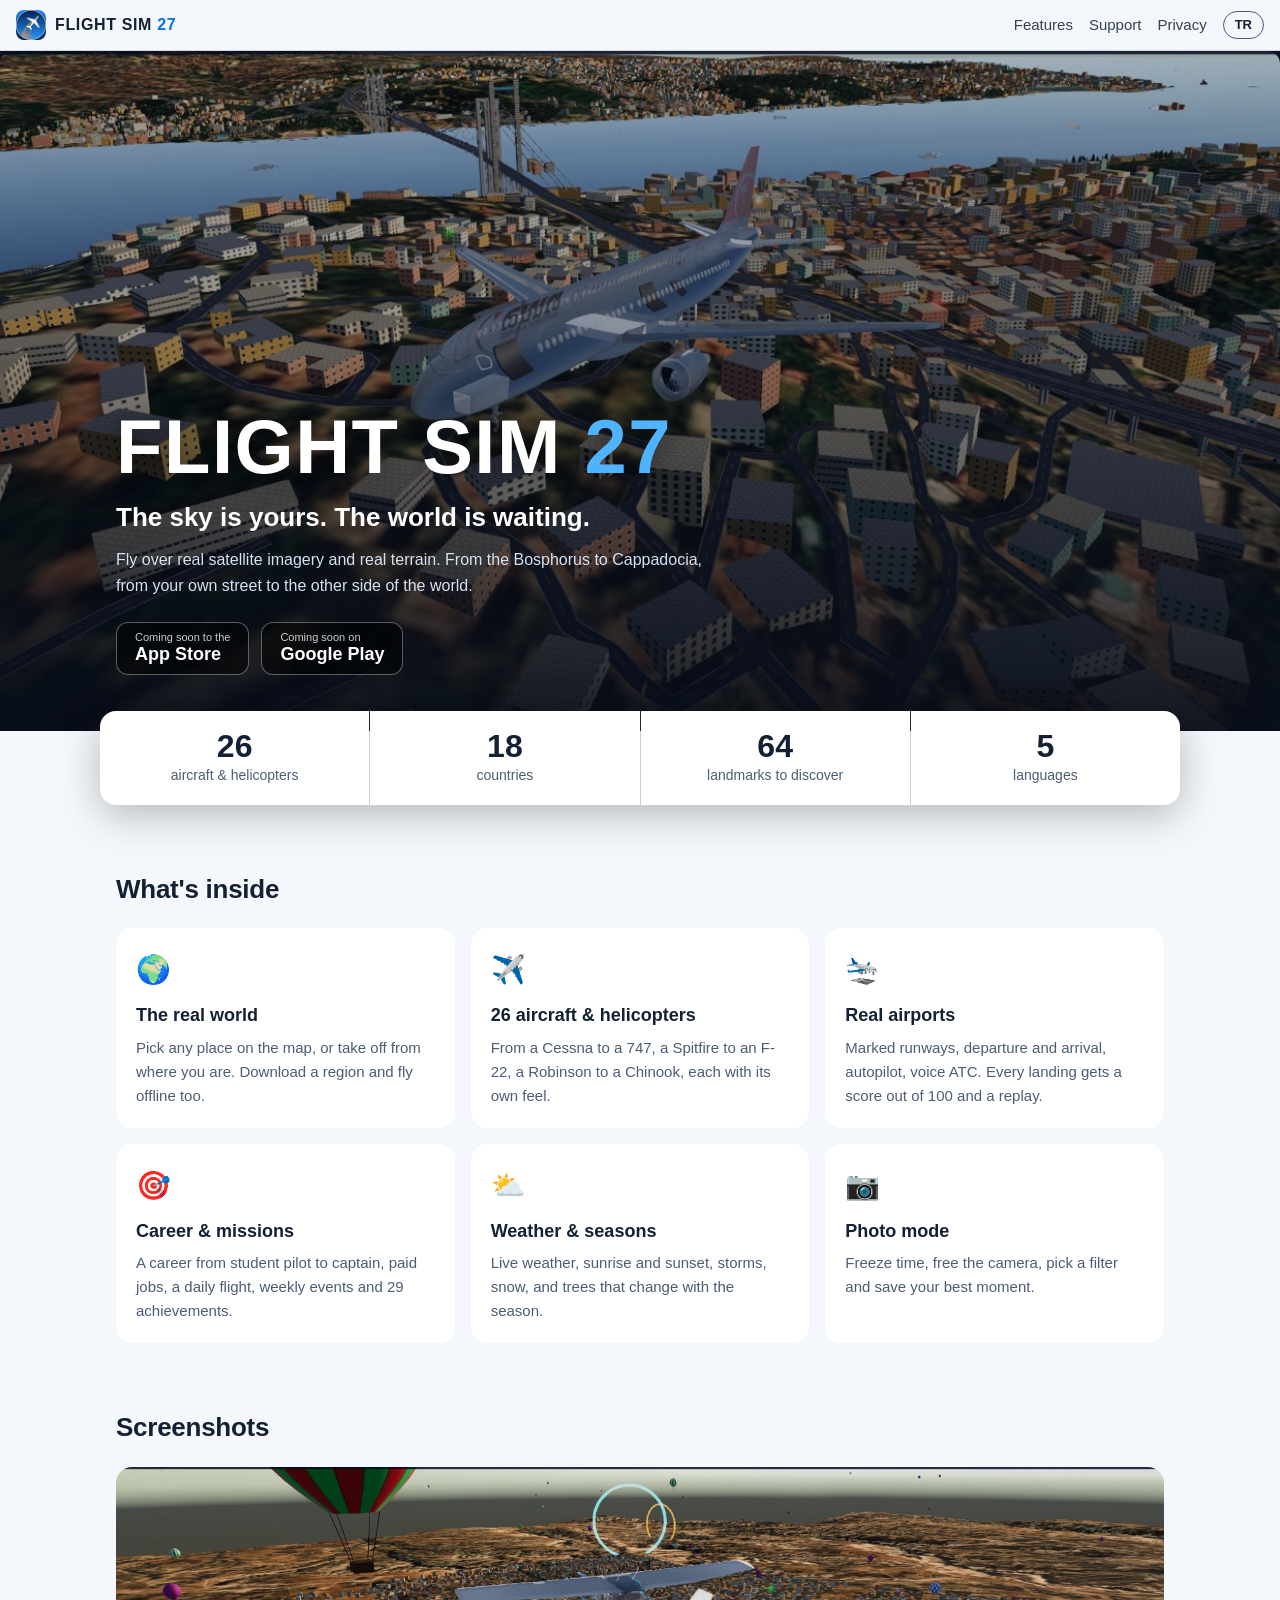
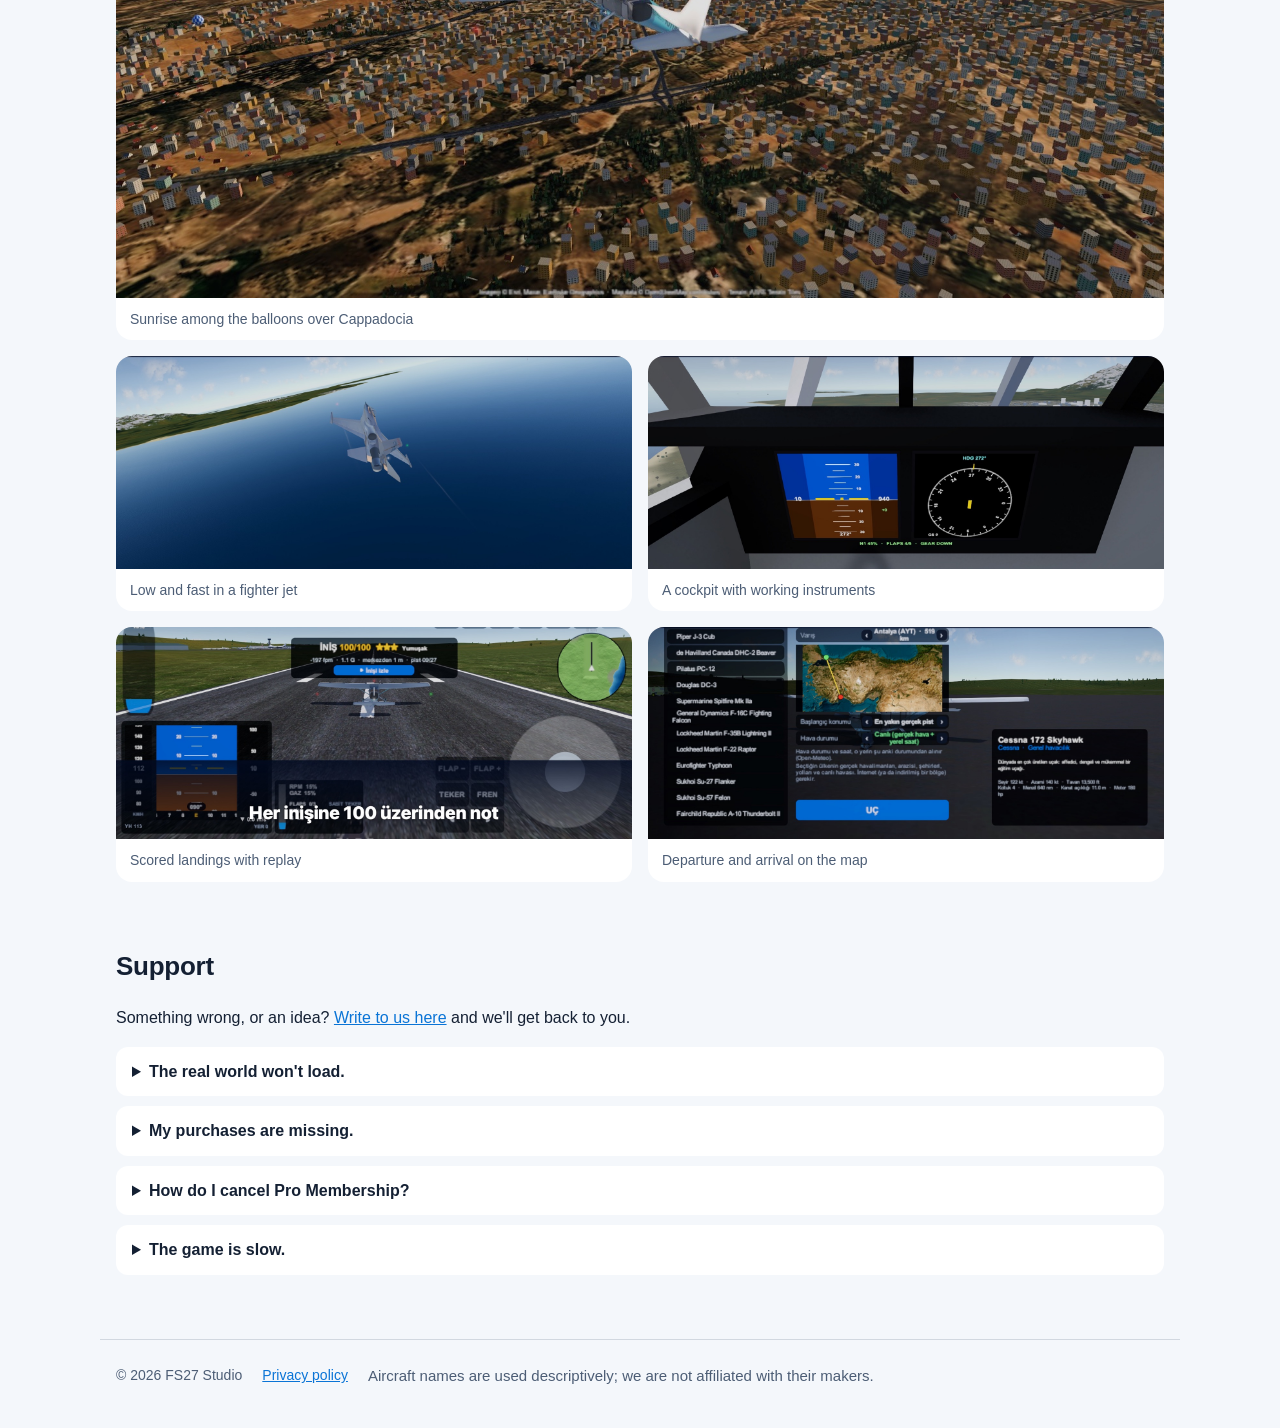
<file: index.html>
<!doctype html>
<html lang="tr" data-lang="tr">
<head>
<meta charset="utf-8">
<meta name="viewport" content="width=device-width, initial-scale=1">
<title>Flight Sim 27 — Uçuş Simülatörü · Flight Simulator</title>
<meta name="description" content="Flight Sim 27: gerçek dünyanın üzerinde uçtuğun uçuş simülatörü. İstanbul, Boğaz, Kapadokya ve dünyanın her yeri; 26 uçak ve helikopter, gerçek havalimanları, kariyer ve görevler. iPhone, iPad ve Android.">
<meta name="keywords" content="Flight Sim 27, flight sim 27, uçuş simülatörü, uçak oyunu, flight simulator, Türkiye, İstanbul, iPhone, iPad, Android">
<link rel="canonical" href="https://denizclaude.github.io/flight-sim-27-site/">
<meta property="og:type" content="website">
<meta property="og:title" content="Flight Sim 27 — Uçuş Simülatörü">
<meta property="og:description" content="Gökyüzü senin. Dünya seni bekliyor. Gerçek dünyanın üzerinde uç: 26 uçak ve helikopter, gerçek havalimanları.">
<meta property="og:image" content="https://denizclaude.github.io/flight-sim-27-site/img/bosphorus.jpg">
<meta property="og:url" content="https://denizclaude.github.io/flight-sim-27-site/">
<meta name="twitter:card" content="summary_large_image">
<link rel="icon" href="icon.png">
<link rel="apple-touch-icon" href="icon.png">
<script type="application/ld+json">
{"@context":"https://schema.org","@type":"VideoGame","name":"Flight Sim 27","alternateName":"FlightSim27","genre":"Flight simulator","gamePlatform":["iOS","iPadOS","Android","macOS"],"applicationCategory":"GameApplication","operatingSystem":"iOS, Android","author":{"@type":"Organization","name":"FS27 Studio"},"publisher":{"@type":"Organization","name":"FS27 Studio"},"image":"https://denizclaude.github.io/flight-sim-27-site/img/bosphorus.jpg","screenshot":["https://denizclaude.github.io/flight-sim-27-site/img/bosphorus.jpg","https://denizclaude.github.io/flight-sim-27-site/img/balloons.jpg","https://denizclaude.github.io/flight-sim-27-site/img/cockpit.jpg"],"url":"https://denizclaude.github.io/flight-sim-27-site/","description":"Gerçek dünyanın üzerinde uçtuğun uçuş simülatörü: 26 uçak ve helikopter, gerçek havalimanları, kariyer ve görevler.","inLanguage":["tr","en","de","es","fr"]}
</script>
<script>
  (function () {
    var l = "tr";
    try { l = localStorage.getItem("fs27lang") || ""; } catch (e) { l = ""; }
    if (!l) l = (navigator.language || "tr").toLowerCase().indexOf("tr") === 0 ? "tr" : "en";
    document.documentElement.setAttribute("data-lang", l);
    document.documentElement.lang = l;
  })();
</script>
<link rel="stylesheet" href="style.css">
</head>
<body class="home">

<div class="topbar">
  <a class="brand" href="index.html"><img src="icon.png" alt=""><span>FLIGHT SIM <b>27</b></span></a>
  <div class="links">
    <a href="#ozellikler"><span class="tr">Özellikler</span><span class="en">Features</span></a>
    <a href="#destek"><span class="tr">Destek</span><span class="en">Support</span></a>
    <a href="privacy.html"><span class="tr">Gizlilik</span><span class="en">Privacy</span></a>
    <button class="langbtn" type="button" aria-label="Dil / Language"><span class="tr">EN</span><span class="en">TR</span></button>
  </div>
</div>

<header class="hero">
  <img class="hero-bg" src="img/bosphorus.jpg" alt="">
  <div class="hero-in">
    <h1>FLIGHT SIM <b>27</b></h1>
    <p class="tag"><span class="tr">Gökyüzü senin. Dünya seni bekliyor.</span><span class="en">The sky is yours. The world is waiting.</span></p>
    <p class="lead"><span class="tr">Gerçek uydu görüntüsü ve gerçek arazi üzerinde uç. İstanbul Boğazı'ndan Kapadokya'ya, evinin üstünden dünyanın öbür ucuna.</span><span class="en">Fly over real satellite imagery and real terrain. From the Bosphorus to Cappadocia, from your own street to the other side of the world.</span></p>
    <div class="badges">
      <span class="badge"><small><span class="tr">Yakında</span><span class="en">Coming soon to the</span></small>App Store</span>
      <span class="badge"><small><span class="tr">Yakında</span><span class="en">Coming soon on</span></small>Google Play</span>
    </div>
  </div>
</header>

<section class="stats">
  <div><b>26</b><span class="tr">uçak ve helikopter</span><span class="en">aircraft &amp; helicopters</span></div>
  <div><b>18</b><span class="tr">ülke</span><span class="en">countries</span></div>
  <div><b>64</b><span class="tr">keşif noktası</span><span class="en">landmarks to discover</span></div>
  <div><b>5</b><span class="tr">dil</span><span class="en">languages</span></div>
</section>

<section id="ozellikler" class="wrap">
  <h2><span class="tr">Neler var?</span><span class="en">What's inside</span></h2>
  <div class="grid">
    <article><div class="ic">🌍</div><h3><span class="tr">Gerçek dünya</span><span class="en">The real world</span></h3>
      <p><span class="tr">Haritadan istediğin yeri seç ya da bulunduğun yerden kalk. Bir bölgeyi indirip internetsiz de uçabilirsin.</span><span class="en">Pick any place on the map, or take off from where you are. Download a region and fly offline too.</span></p></article>
    <article><div class="ic">✈️</div><h3><span class="tr">26 uçak ve helikopter</span><span class="en">26 aircraft &amp; helicopters</span></h3>
      <p><span class="tr">Cessna'dan 747'ye, Spitfire'dan F-22'ye, Robinson'dan Chinook'a; her biri kendi uçuş hissiyle.</span><span class="en">From a Cessna to a 747, a Spitfire to an F-22, a Robinson to a Chinook, each with its own feel.</span></p></article>
    <article><div class="ic">🛬</div><h3><span class="tr">Gerçek havalimanları</span><span class="en">Real airports</span></h3>
      <p><span class="tr">İşaretli pistler, kalkış ve varış seçimi, otopilot, sesli ATC. Her inişe 100 üzerinden puan ve tekrar izleme.</span><span class="en">Marked runways, departure and arrival, autopilot, voice ATC. Every landing gets a score out of 100 and a replay.</span></p></article>
    <article><div class="ic">🎯</div><h3><span class="tr">Kariyer ve görevler</span><span class="en">Career &amp; missions</span></h3>
      <p><span class="tr">Öğrenci pilottan kaptana kariyer, kredi kazandıran işler, günün uçuşu, haftalık etkinlikler ve 29 başarım.</span><span class="en">A career from student pilot to captain, paid jobs, a daily flight, weekly events and 29 achievements.</span></p></article>
    <article><div class="ic">⛅</div><h3><span class="tr">Hava ve mevsimler</span><span class="en">Weather &amp; seasons</span></h3>
      <p><span class="tr">Canlı hava, gün doğumu ve batımı, fırtına, kar; mevsime göre değişen ağaçlar.</span><span class="en">Live weather, sunrise and sunset, storms, snow, and trees that change with the season.</span></p></article>
    <article><div class="ic">📷</div><h3><span class="tr">Fotoğraf modu</span><span class="en">Photo mode</span></h3>
      <p><span class="tr">Zamanı durdur, kamerayı serbest bırak, filtre seç; en güzel anını kaydet.</span><span class="en">Freeze time, free the camera, pick a filter and save your best moment.</span></p></article>
  </div>
</section>

<section class="wrap gallery">
  <h2><span class="tr">Oyundan kareler</span><span class="en">Screenshots</span></h2>
  <div class="shots">
    <figure class="wide"><img src="img/balloons.jpg" alt="" loading="lazy"><figcaption><span class="tr">Kapadokya'da balonların arasında gün doğumu</span><span class="en">Sunrise among the balloons over Cappadocia</span></figcaption></figure>
    <figure><img src="img/fighter.jpg" alt="" loading="lazy"><figcaption><span class="tr">Savaş jetiyle alçak ve hızlı</span><span class="en">Low and fast in a fighter jet</span></figcaption></figure>
    <figure><img src="img/cockpit.jpg" alt="" loading="lazy"><figcaption><span class="tr">Çalışan göstergeleriyle kokpit</span><span class="en">A cockpit with working instruments</span></figcaption></figure>
    <figure><img src="img/landing.jpg" alt="" loading="lazy"><figcaption><span class="tr">Puanlı iniş ve tekrar</span><span class="en">Scored landings with replay</span></figcaption></figure>
    <figure><img src="img/route.jpg" alt="" loading="lazy"><figcaption><span class="tr">Haritada kalkış ve varış rotası</span><span class="en">Departure and arrival on the map</span></figcaption></figure>
  </div>
</section>

<section id="destek" class="wrap">
  <h2><span class="tr">Destek</span><span class="en">Support</span></h2>
  <p class="tr">Bir sorun mu var, bir fikrin mi? <a href="https://github.com/denizclaude/flight-sim-27-site/issues">Bize buradan yaz</a>, en kısa sürede dönelim.</p>
  <p class="en">Something wrong, or an idea? <a href="https://github.com/denizclaude/flight-sim-27-site/issues">Write to us here</a> and we'll get back to you.</p>
  <div class="faq">
    <details><summary><span class="tr">Gerçek dünya yüklenmiyor.</span><span class="en">The real world won't load.</span></summary>
      <p class="tr">Gerçek dünya için internet gerekir. Bağlantın yavaşsa "Tekrar dene"ye bas ya da internetsiz çalışan Elara Adaları'nda uç. Bir bölgeyi önceden indirmek için: Gerçek Dünya → yer seç → Bu bölgeyi indir.</p>
      <p class="en">The real world needs internet. On a slow connection press "Try again", or fly the Elara Islands, which work offline. To download a region beforehand: Real World → pick a place → Download this region.</p></details>
    <details><summary><span class="tr">Satın aldıklarım görünmüyor.</span><span class="en">My purchases are missing.</span></summary>
      <p class="tr">Mağaza → Satın alımları geri yükle.</p>
      <p class="en">Shop → Restore purchases.</p></details>
    <details><summary><span class="tr">Pro Üyeliği nasıl iptal ederim?</span><span class="en">How do I cancel Pro Membership?</span></summary>
      <p class="tr">iPhone/iPad'de Ayarlar → adın → Abonelikler; Android'de Google Play → Ödemeler ve abonelikler. Üyelik, ödenen dönemin sonuna kadar sürer.</p>
      <p class="en">On iPhone/iPad: Settings → your name → Subscriptions; on Android: Google Play → Payments &amp; subscriptions. It stays active until the end of the paid period.</p></details>
    <details><summary><span class="tr">Oyun yavaş.</span><span class="en">The game is slow.</span></summary>
      <p class="tr">Ayarlar → Grafik kalitesini bir kademe düşür ya da Pil tasarrufunu aç.</p>
      <p class="en">Settings → lower the graphics quality one step, or turn on Battery saver.</p></details>
  </div>
</section>

<footer class="foot">
  <span>© 2026 FS27 Studio</span>
  <a href="privacy.html"><span class="tr">Gizlilik politikası</span><span class="en">Privacy policy</span></a>
  <span class="dim"><span class="tr">Uçak adları yalnızca tanıtım içindir; üreticilerle bağlantımız yoktur.</span><span class="en">Aircraft names are used descriptively; we are not affiliated with their makers.</span></span>
</footer>

<script>
  document.querySelector(".langbtn").addEventListener("click", function () {
    var l = document.documentElement.getAttribute("data-lang") === "tr" ? "en" : "tr";
    document.documentElement.setAttribute("data-lang", l);
    document.documentElement.lang = l;
    try { localStorage.setItem("fs27lang", l); } catch (e) {}
  });
</script>
</body>
</html>
</file>
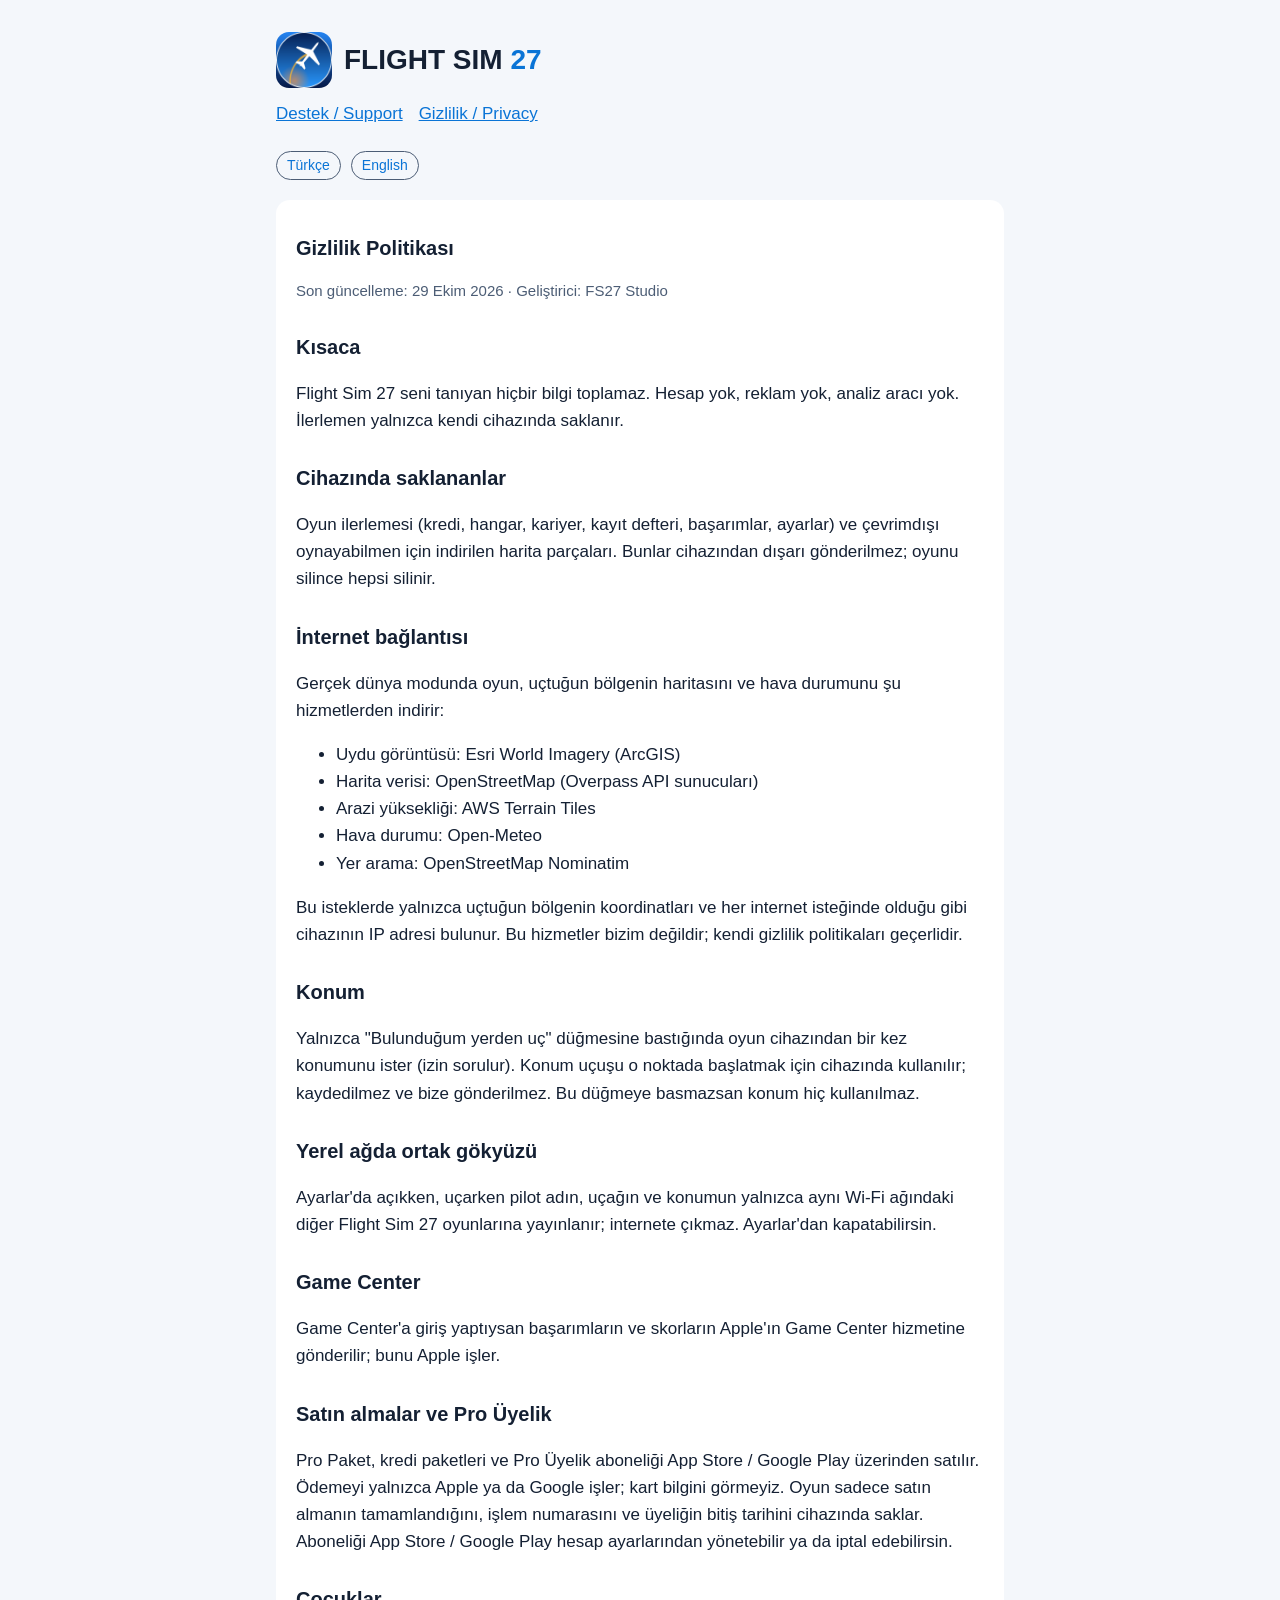
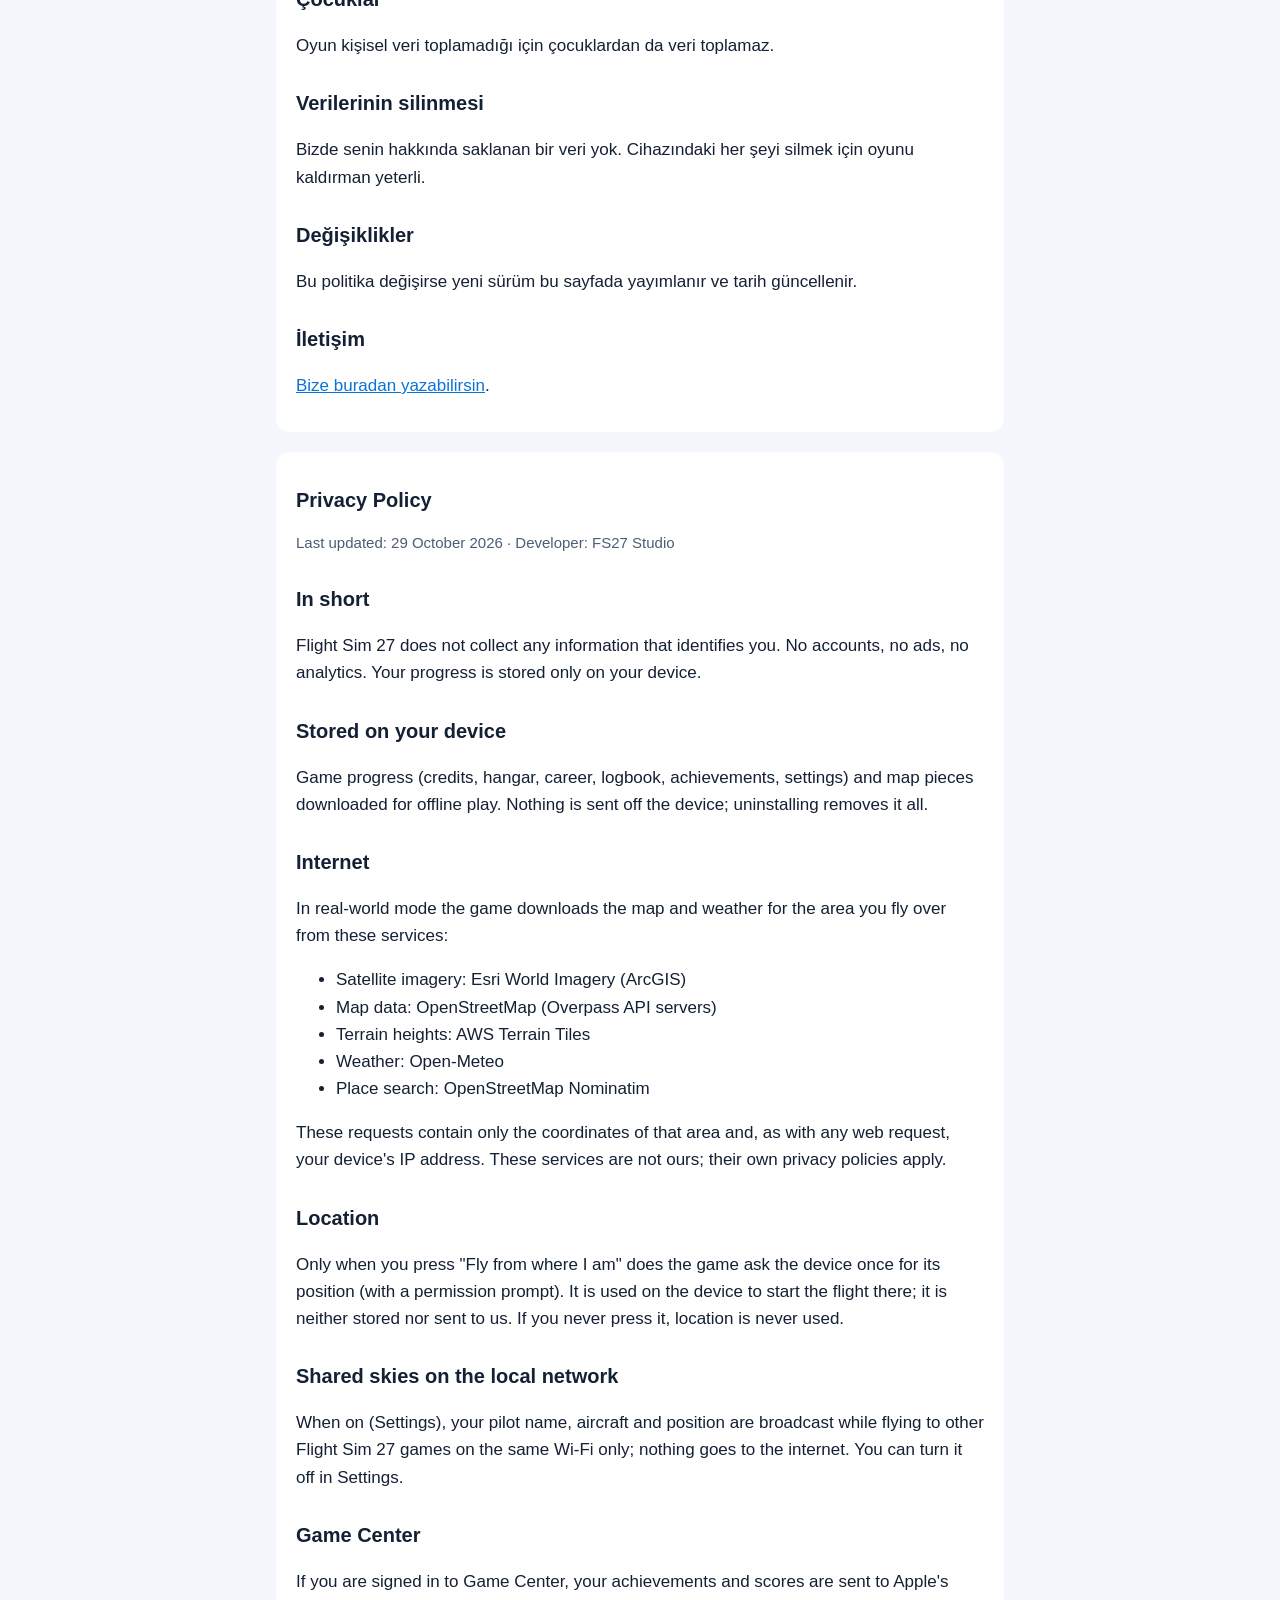
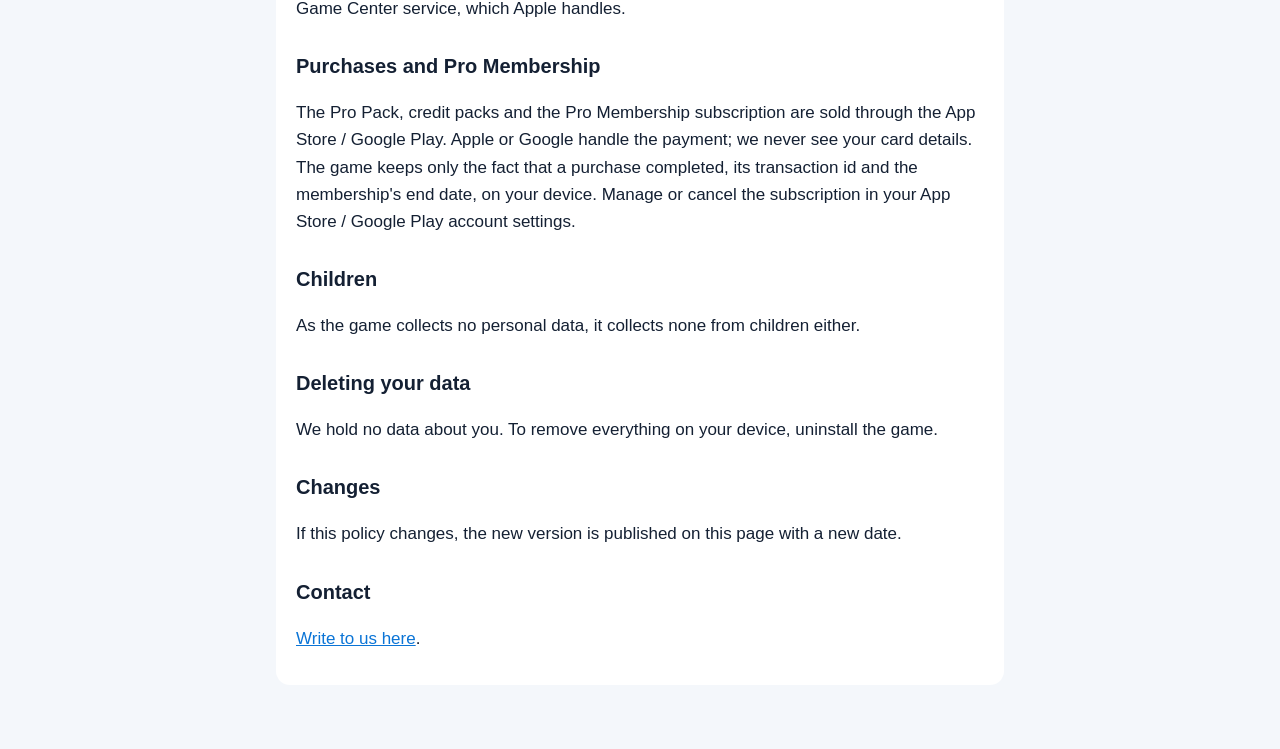
<file: privacy.html>
<!doctype html>
<html lang="tr">
<head>
<meta charset="utf-8">
<meta name="viewport" content="width=device-width, initial-scale=1">
<title>Flight Sim 27 — Gizlilik Politikası / Privacy Policy</title>
<meta name="description" content="Flight Sim 27 gizlilik politikası: kişisel veri toplanmaz, hesap, reklam ve analiz yok. Privacy policy of Flight Sim 27.">
<link rel="canonical" href="https://denizclaude.github.io/flight-sim-27-site/privacy.html">
<link rel="icon" href="icon.png">
<link rel="stylesheet" href="style.css">
</head>
<body>
<main>
<header><img src="icon.png" alt=""><h1>FLIGHT SIM <span>27</span></h1></header>
<nav><a href="index.html">Destek / Support</a><a href="privacy.html">Gizlilik / Privacy</a></nav>
<div class="lang"><a href="#tr">Türkçe</a><a href="#en">English</a></div>

<section id="tr" class="card">
<h2>Gizlilik Politikası</h2>
<p class="dim">Son güncelleme: 29 Ekim 2026 · Geliştirici: FS27 Studio</p>

<h2>Kısaca</h2>
<p>Flight Sim 27 seni tanıyan hiçbir bilgi toplamaz. Hesap yok, reklam yok, analiz aracı yok. İlerlemen yalnızca kendi cihazında saklanır.</p>

<h2>Cihazında saklananlar</h2>
<p>Oyun ilerlemesi (kredi, hangar, kariyer, kayıt defteri, başarımlar, ayarlar) ve çevrimdışı oynayabilmen için indirilen harita parçaları. Bunlar cihazından dışarı gönderilmez; oyunu silince hepsi silinir.</p>

<h2>İnternet bağlantısı</h2>
<p>Gerçek dünya modunda oyun, uçtuğun bölgenin haritasını ve hava durumunu şu hizmetlerden indirir:</p>
<ul>
<li>Uydu görüntüsü: Esri World Imagery (ArcGIS)</li>
<li>Harita verisi: OpenStreetMap (Overpass API sunucuları)</li>
<li>Arazi yüksekliği: AWS Terrain Tiles</li>
<li>Hava durumu: Open-Meteo</li>
<li>Yer arama: OpenStreetMap Nominatim</li>
</ul>
<p>Bu isteklerde yalnızca uçtuğun bölgenin koordinatları ve her internet isteğinde olduğu gibi cihazının IP adresi bulunur. Bu hizmetler bizim değildir; kendi gizlilik politikaları geçerlidir.</p>

<h2>Konum</h2>
<p>Yalnızca "Bulunduğum yerden uç" düğmesine bastığında oyun cihazından bir kez konumunu ister (izin sorulur). Konum uçuşu o noktada başlatmak için cihazında kullanılır; kaydedilmez ve bize gönderilmez. Bu düğmeye basmazsan konum hiç kullanılmaz.</p>

<h2>Yerel ağda ortak gökyüzü</h2>
<p>Ayarlar'da açıkken, uçarken pilot adın, uçağın ve konumun yalnızca aynı Wi-Fi ağındaki diğer Flight Sim 27 oyunlarına yayınlanır; internete çıkmaz. Ayarlar'dan kapatabilirsin.</p>

<h2>Game Center</h2>
<p>Game Center'a giriş yaptıysan başarımların ve skorların Apple'ın Game Center hizmetine gönderilir; bunu Apple işler.</p>

<h2>Satın almalar ve Pro Üyelik</h2>
<p>Pro Paket, kredi paketleri ve Pro Üyelik aboneliği App Store / Google Play üzerinden satılır. Ödemeyi yalnızca Apple ya da Google işler; kart bilgini görmeyiz. Oyun sadece satın almanın tamamlandığını, işlem numarasını ve üyeliğin bitiş tarihini cihazında saklar. Aboneliği App Store / Google Play hesap ayarlarından yönetebilir ya da iptal edebilirsin.</p>

<h2>Çocuklar</h2>
<p>Oyun kişisel veri toplamadığı için çocuklardan da veri toplamaz.</p>

<h2>Verilerinin silinmesi</h2>
<p>Bizde senin hakkında saklanan bir veri yok. Cihazındaki her şeyi silmek için oyunu kaldırman yeterli.</p>

<h2>Değişiklikler</h2>
<p>Bu politika değişirse yeni sürüm bu sayfada yayımlanır ve tarih güncellenir.</p>

<h2>İletişim</h2>
<p><a href="https://github.com/denizclaude/flight-sim-27-site/issues">Bize buradan yazabilirsin</a>.</p>
</section>

<section id="en" class="card" lang="en">
<h2>Privacy Policy</h2>
<p class="dim">Last updated: 29 October 2026 · Developer: FS27 Studio</p>

<h2>In short</h2>
<p>Flight Sim 27 does not collect any information that identifies you. No accounts, no ads, no analytics. Your progress is stored only on your device.</p>

<h2>Stored on your device</h2>
<p>Game progress (credits, hangar, career, logbook, achievements, settings) and map pieces downloaded for offline play. Nothing is sent off the device; uninstalling removes it all.</p>

<h2>Internet</h2>
<p>In real-world mode the game downloads the map and weather for the area you fly over from these services:</p>
<ul>
<li>Satellite imagery: Esri World Imagery (ArcGIS)</li>
<li>Map data: OpenStreetMap (Overpass API servers)</li>
<li>Terrain heights: AWS Terrain Tiles</li>
<li>Weather: Open-Meteo</li>
<li>Place search: OpenStreetMap Nominatim</li>
</ul>
<p>These requests contain only the coordinates of that area and, as with any web request, your device's IP address. These services are not ours; their own privacy policies apply.</p>

<h2>Location</h2>
<p>Only when you press "Fly from where I am" does the game ask the device once for its position (with a permission prompt). It is used on the device to start the flight there; it is neither stored nor sent to us. If you never press it, location is never used.</p>

<h2>Shared skies on the local network</h2>
<p>When on (Settings), your pilot name, aircraft and position are broadcast while flying to other Flight Sim 27 games on the same Wi-Fi only; nothing goes to the internet. You can turn it off in Settings.</p>

<h2>Game Center</h2>
<p>If you are signed in to Game Center, your achievements and scores are sent to Apple's Game Center service, which Apple handles.</p>

<h2>Purchases and Pro Membership</h2>
<p>The Pro Pack, credit packs and the Pro Membership subscription are sold through the App Store / Google Play. Apple or Google handle the payment; we never see your card details. The game keeps only the fact that a purchase completed, its transaction id and the membership's end date, on your device. Manage or cancel the subscription in your App Store / Google Play account settings.</p>

<h2>Children</h2>
<p>As the game collects no personal data, it collects none from children either.</p>

<h2>Deleting your data</h2>
<p>We hold no data about you. To remove everything on your device, uninstall the game.</p>

<h2>Changes</h2>
<p>If this policy changes, the new version is published on this page with a new date.</p>

<h2>Contact</h2>
<p><a href="https://github.com/denizclaude/flight-sim-27-site/issues">Write to us here</a>.</p>
</section>
</main>
</body>
</html>
</file>
<file: style.css>
:root { --bg: #0b1220; --card: #121b2e; --text: #e6edf7; --dim: #9fb0c7; --accent: #2a9dff; }
@media (prefers-color-scheme: light) { :root { --bg: #f4f7fb; --card: #ffffff; --text: #142033; --dim: #4c5d75; --accent: #0a74d6; } }
* { box-sizing: border-box; }
body { margin: 0; background: var(--bg); color: var(--text); font: 17px/1.6 -apple-system, BlinkMacSystemFont, "Segoe UI", Roboto, sans-serif; }
main { max-width: 760px; margin: 0 auto; padding: 32px 16px 64px; }
header { display: flex; align-items: center; gap: 12px; margin-bottom: 8px; }
header img { width: 56px; height: 56px; border-radius: 13px; }
h1 { font-size: 28px; margin: 0; } h1 span { color: var(--accent); }
h2 { font-size: 20px; margin: 28px 0 6px; }
p, li { color: var(--text); } .dim { color: var(--dim); font-size: 15px; }
a { color: var(--accent); }
nav { display: flex; gap: 16px; margin: 12px 0 24px; flex-wrap: wrap; }
.card { background: var(--card); border-radius: 14px; padding: 4px 20px 16px; margin-top: 20px; }
.lang { display: flex; gap: 10px; } .lang a { text-decoration: none; padding: 2px 10px; border: 1px solid var(--dim); border-radius: 20px; font-size: 14px; }

/* landing page */
html[data-lang="tr"] .en, html[data-lang="en"] .tr { display: none; }
body.home { font-size: 16px; }
.home h2 { font-size: 26px; margin: 0 0 18px; letter-spacing: -0.01em; }
.topbar { position: sticky; top: 0; z-index: 5; display: flex; align-items: center; justify-content: space-between; gap: 12px; padding: 10px 16px; background: color-mix(in srgb, var(--bg) 82%, transparent); backdrop-filter: blur(12px); -webkit-backdrop-filter: blur(12px); border-bottom: 1px solid color-mix(in srgb, var(--dim) 20%, transparent); }
.brand { display: flex; align-items: center; gap: 9px; color: var(--text); text-decoration: none; font-weight: 800; letter-spacing: 0.04em; white-space: nowrap; }
.brand img { width: 30px; height: 30px; border-radius: 8px; } .brand b { color: var(--accent); }
.links { display: flex; align-items: center; gap: 16px; font-size: 15px; } .links a { color: var(--text); text-decoration: none; opacity: 0.85; } .links a:hover { opacity: 1; color: var(--accent); }
.langbtn { font: inherit; font-size: 13px; font-weight: 700; color: var(--text); background: transparent; border: 1px solid var(--dim); border-radius: 20px; padding: 3px 11px; cursor: pointer; }
.hero { position: relative; min-height: min(78vh, 680px); display: flex; align-items: flex-end; overflow: hidden; background: #0b1220; }
.hero-bg { position: absolute; inset: 0; width: 100%; height: 100%; object-fit: cover; }
.hero::after { content: ""; position: absolute; inset: 0; background: linear-gradient(180deg, rgba(8,14,26,0.15) 0%, rgba(8,14,26,0.35) 45%, rgba(8,14,26,0.92) 100%); }
.hero-in { position: relative; z-index: 1; max-width: 1080px; width: 100%; margin: 0 auto; padding: 0 16px 56px; color: #fff; }
.hero h1 { font-size: clamp(40px, 8vw, 76px); line-height: 1; margin: 0; font-weight: 900; letter-spacing: 0.02em; text-shadow: 0 2px 24px rgba(0,0,0,0.5); } .hero h1 b { color: #4fb3ff; }
.hero .tag { font-size: clamp(19px, 3vw, 26px); font-weight: 600; margin: 12px 0 8px; color: #fff; }
.hero .lead { max-width: 600px; color: #d6e2f2; margin: 0 0 24px; }
.badges { display: flex; gap: 12px; flex-wrap: wrap; }
.badge { display: inline-flex; flex-direction: column; padding: 8px 18px; border-radius: 12px; background: rgba(0,0,0,0.55); border: 1px solid rgba(255,255,255,0.35); color: #fff; font-weight: 700; font-size: 18px; line-height: 1.2; }
.badge small { font-weight: 500; font-size: 11px; opacity: 0.8; }
.stats { max-width: 1080px; margin: -28px auto 0; position: relative; z-index: 2; display: grid; grid-template-columns: repeat(4, 1fr); gap: 1px; background: color-mix(in srgb, var(--dim) 25%, transparent); border-radius: 16px; overflow: hidden; box-shadow: 0 10px 40px rgba(0,0,0,0.25); }
.stats div { background: var(--card); padding: 18px 12px; text-align: center; color: var(--dim); font-size: 14px; }
.stats b { display: block; font-size: 32px; color: var(--text); line-height: 1.1; }
.wrap { max-width: 1080px; margin: 0 auto; padding: 64px 16px 0; }
.grid { display: grid; grid-template-columns: repeat(3, 1fr); gap: 16px; }
.grid article { background: var(--card); border-radius: 16px; padding: 20px; }
.grid .ic { font-size: 28px; } .grid h3 { margin: 8px 0 6px; font-size: 18px; } .grid p { margin: 0; color: var(--dim); font-size: 15px; }
.shots { display: grid; grid-template-columns: repeat(2, 1fr); gap: 16px; }
.shots figure { margin: 0; border-radius: 16px; overflow: hidden; background: var(--card); }
.shots .wide { grid-column: 1 / -1; }
.shots img { display: block; width: 100%; aspect-ratio: 1600 / 658; object-fit: cover; }
.shots figcaption { padding: 10px 14px; font-size: 14px; color: var(--dim); }
.faq { margin-top: 12px; }
.faq details { background: var(--card); border-radius: 12px; padding: 12px 16px; margin-bottom: 10px; }
.faq summary { cursor: pointer; font-weight: 600; } .faq details p { color: var(--dim); margin: 8px 0 0; }
.foot { max-width: 1080px; margin: 64px auto 0; padding: 24px 16px 40px; display: flex; flex-wrap: wrap; gap: 8px 20px; font-size: 14px; color: var(--dim); border-top: 1px solid color-mix(in srgb, var(--dim) 20%, transparent); }
@media (max-width: 760px) {
  .links a { display: none; }
  .stats { grid-template-columns: repeat(2, 1fr); margin: -20px 16px 0; }
  .grid, .shots { grid-template-columns: 1fr; }
  .hero { min-height: 72vh; } .hero-bg { object-position: 40% center; }
  .wrap { padding-top: 48px; }
}
</file>
